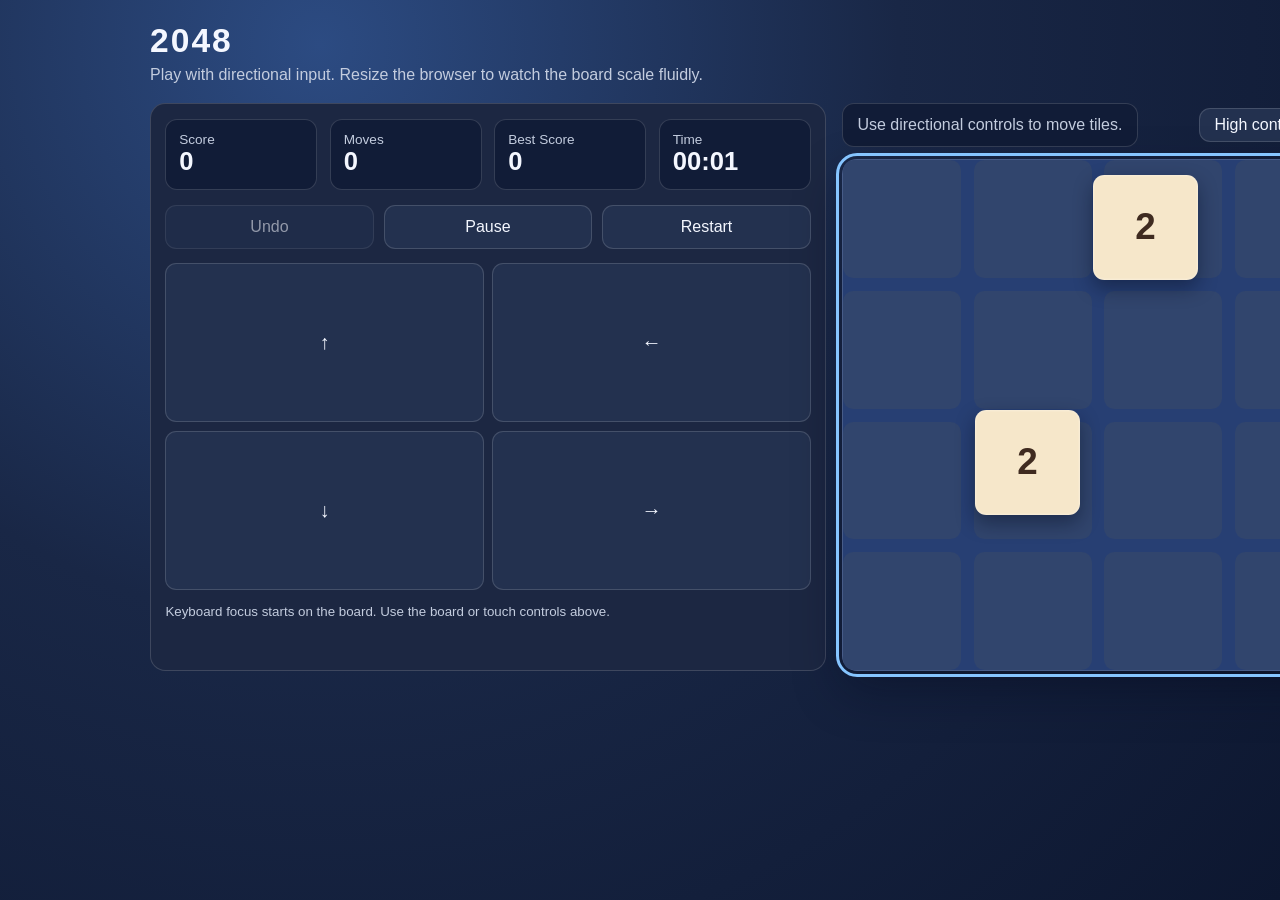
<file: Games/2048/index.html>
<!doctype html>
<html lang="en">
  <head>
    <meta charset="UTF-8" />
    <meta
      name="viewport"
      content="width=device-width, initial-scale=1.0, user-scalable=no"
    />
    <title>2048 — Responsive Board Shell</title>
    <link rel="stylesheet" href="styles.css" />
  </head>
  <body>
    <main class="page-shell">
      <header class="hero">
        <h1>2048</h1>
        <p>Play with directional input. Resize the browser to watch the board scale fluidly.</p>
      </header>

      <section class="workspace" aria-label="2048 gameplay">
        <div class="board-panel">
          <div class="status-row">
            <p class="status-chip" id="statusText" role="status" aria-live="polite">
              Ready — focus the board and press an arrow key.
            </p>
            <button id="contrastToggle" type="button" class="contrast-btn" aria-pressed="false">
              High contrast: Off
            </button>
          </div>

          <section
            id="gameBoard"
            class="game-board"
            role="grid"
            aria-label="2048 board"
            aria-rowcount="4"
            aria-colcount="4"
            tabindex="0"
          >
            <div class="board-grid" id="boardCells" aria-hidden="true"></div>
            <div class="board-tiles" id="boardTiles" aria-hidden="true"></div>
          </section>
        </div>

        <aside class="stats-panel" aria-label="Game information and controls">
          <div class="stat-row">
            <h2 class="sr-only">Game stats</h2>
            <p>
              <span>Score</span>
              <strong id="scoreValue">0</strong>
            </p>
            <p>
              <span>Moves</span>
              <strong id="moveValue">0</strong>
            </p>
            <p>
              <span>Best Score</span>
              <strong id="highScoreValue">0</strong>
            </p>
            <p>
              <span>Time</span>
              <strong id="timerValue">00:00</strong>
            </p>
          </div>
          <div class="button-stack">
            <button id="undoButton" type="button" class="action-btn">Undo</button>
            <button id="pauseButton" type="button" class="action-btn" aria-pressed="false">Pause</button>
            <button id="newGameButton" type="button" class="action-btn">Restart</button>
          </div>

          <p class="sr-only" aria-live="polite" id="ariaStatus">
            Game status.
          </p>

          <div class="control-grid" aria-label="Directional controls">
            <button type="button" class="dir-btn" data-dir="up" aria-label="Move up">↑</button>
            <button type="button" class="dir-btn" data-dir="left" aria-label="Move left">←</button>
            <button type="button" class="dir-btn" data-dir="down" aria-label="Move down">↓</button>
            <button type="button" class="dir-btn" data-dir="right" aria-label="Move right">→</button>
          </div>

          <small class="caption">
            Keyboard focus starts on the board. Use the board or touch controls above.
          </small>
        </aside>
      </section>
    </main>

    <script src="./engine.js"></script>
    <script src="./main.js"></script>
  </body>
</html>
</file>
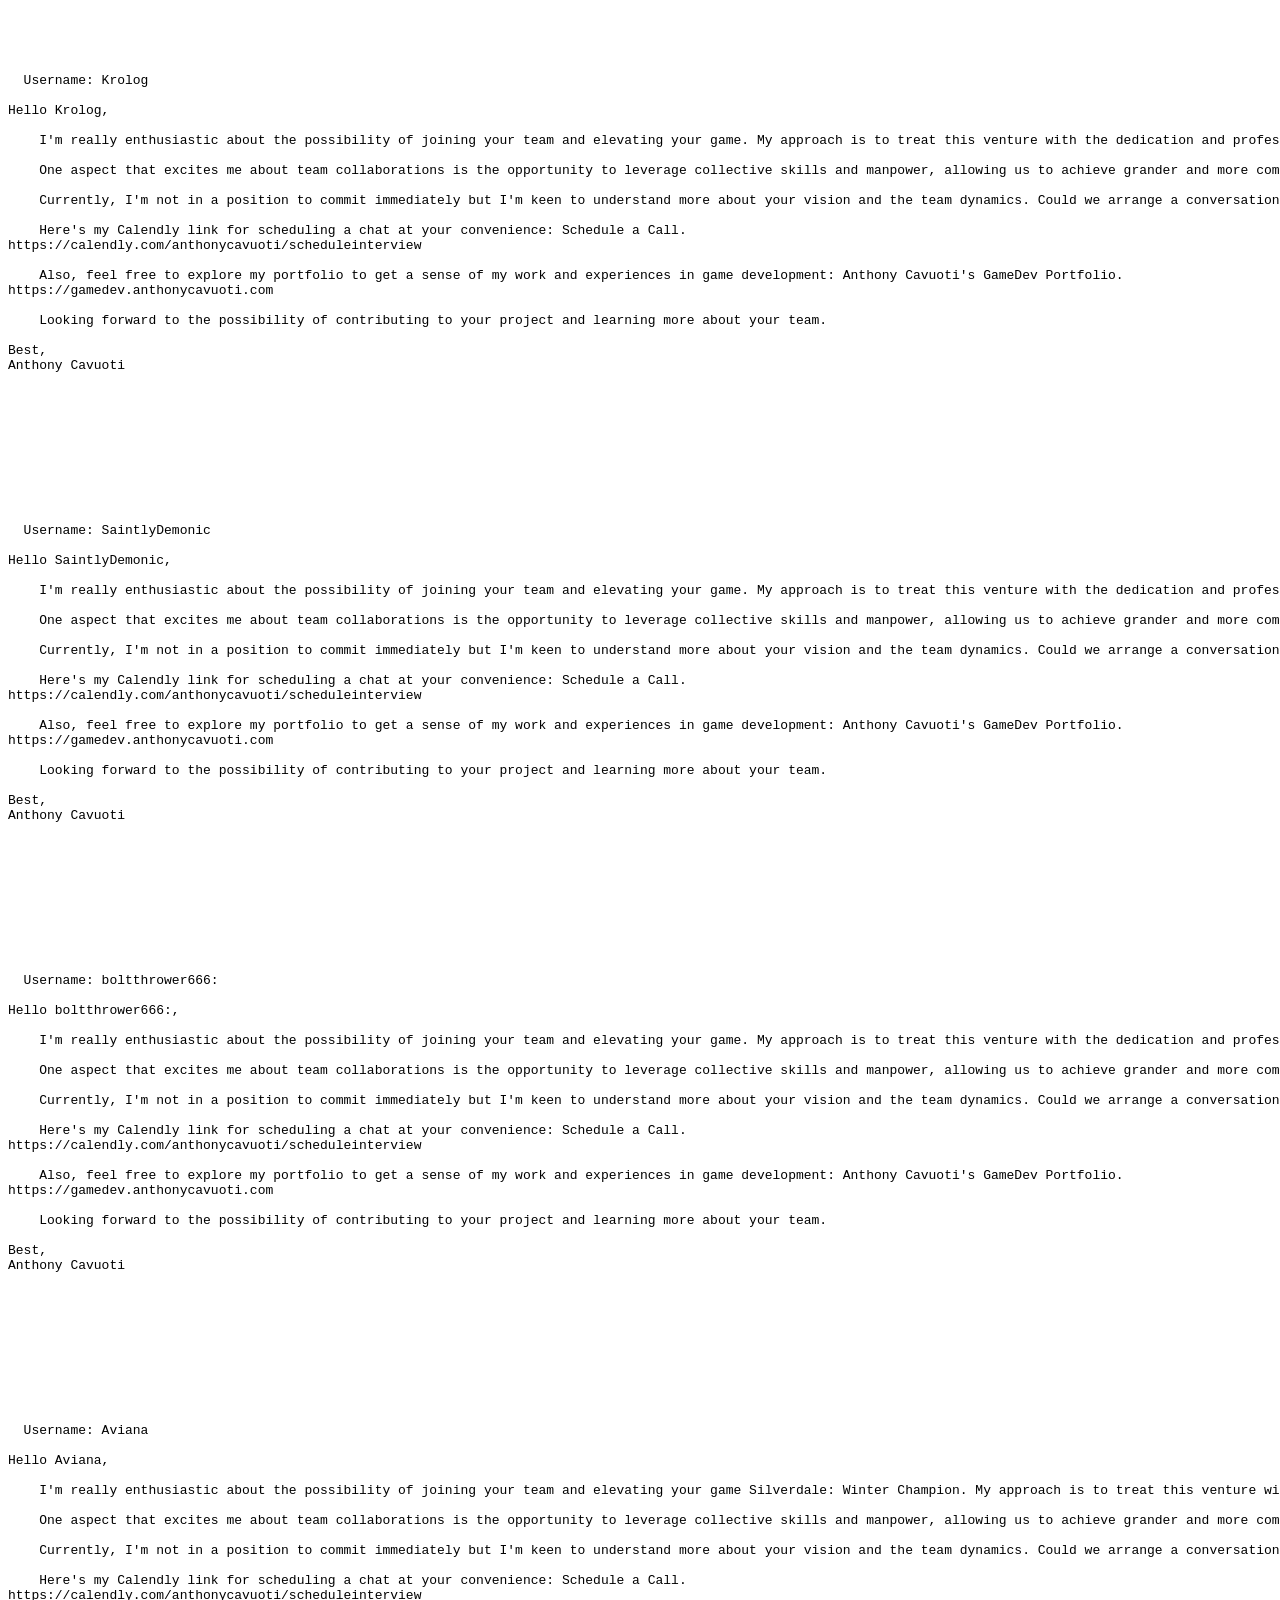
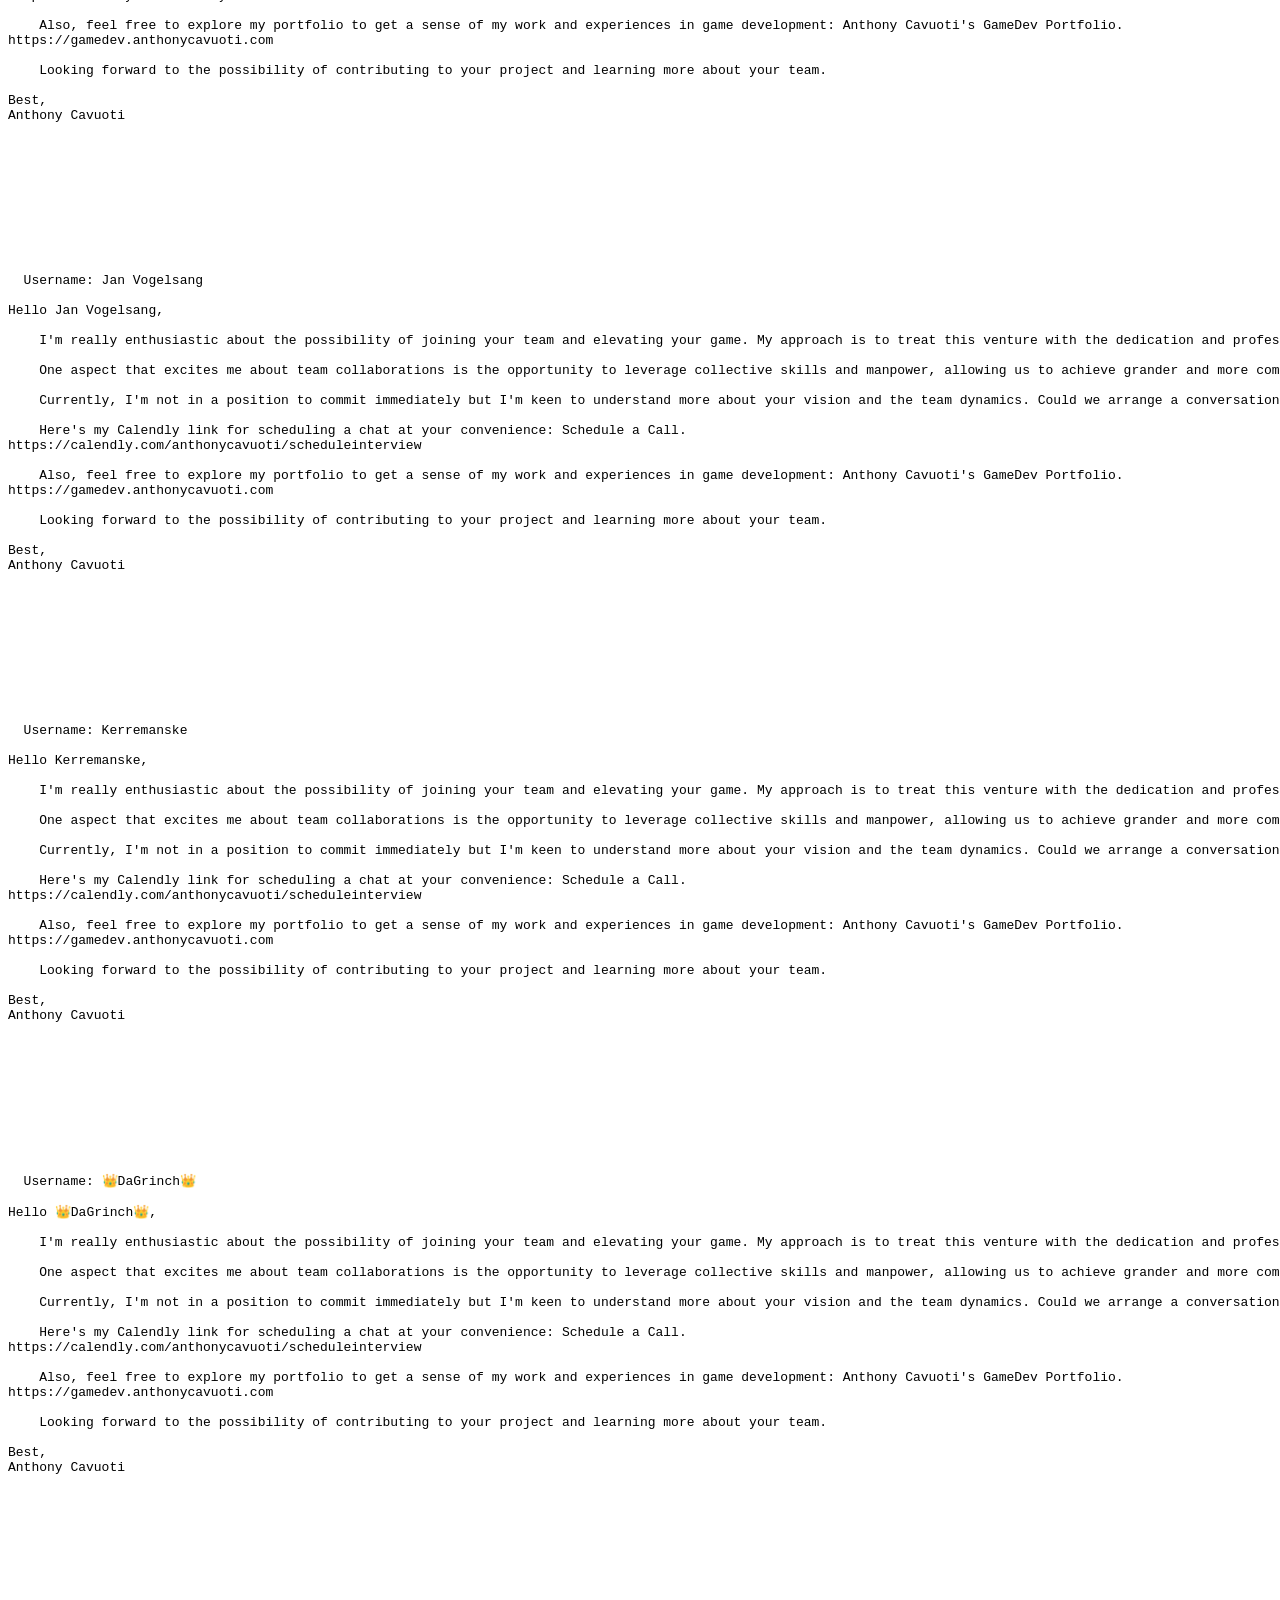
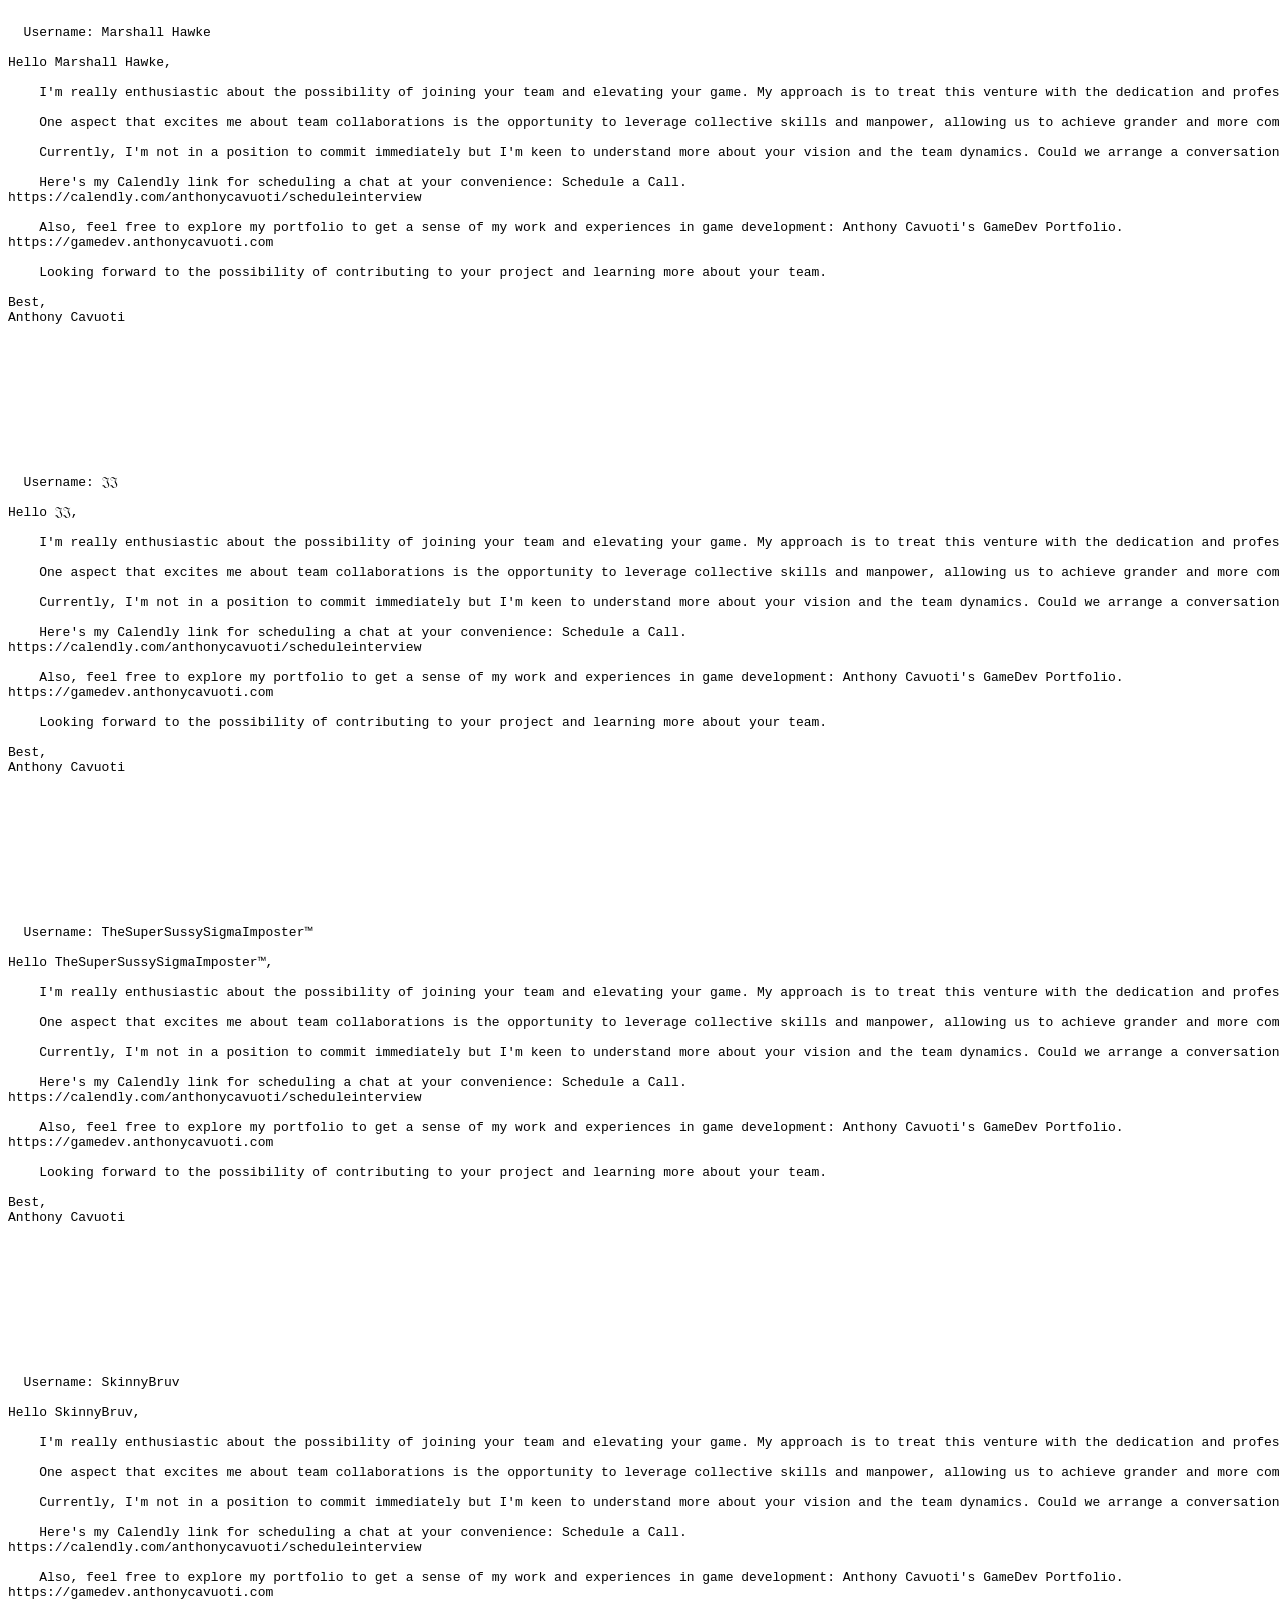
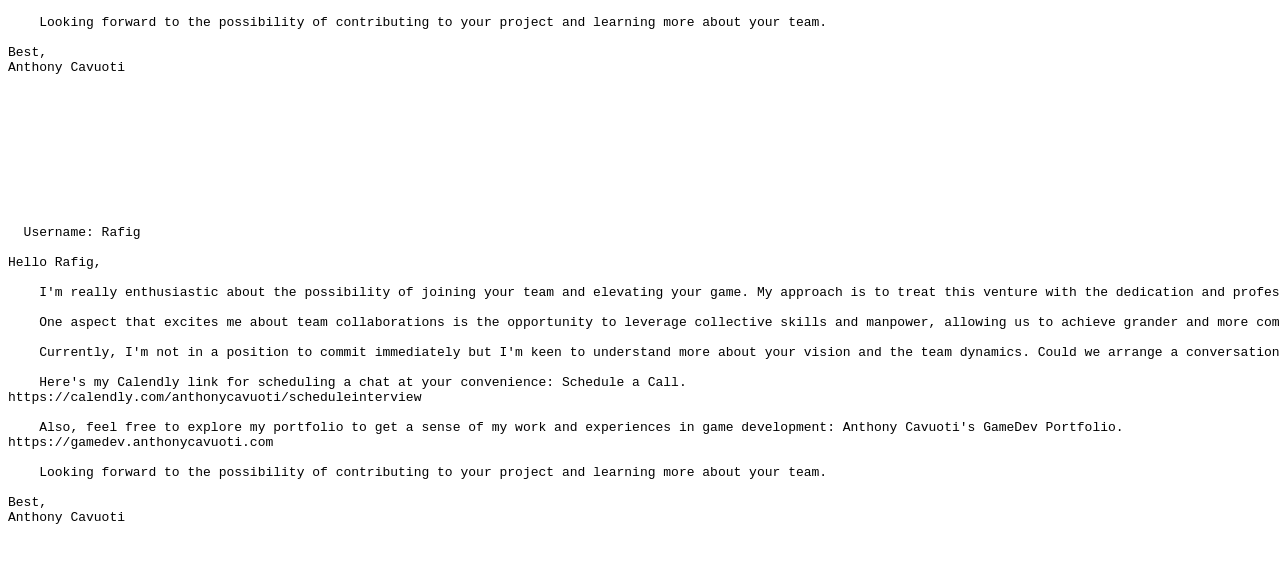
<file: Volunteer_Revenue_share/template/index.html>
<!DOCTYPE html>
<html lang="en">
  <head>
    <meta charset="UTF-8" />
    <meta name="viewport" content="width=device-width, initial-scale=1.0" />
    <title>Document</title>
  </head>
  <body>
    <pre id="result"></pre>
    <script src="index.js"></script>
  </body>
</html>
</file>
<file: Games/2048/styles.css>
*,
*::before,
*::after {
  box-sizing: border-box;
}

:root {
  --font-ui: "Poppins", "Avenir Next", "Trebuchet MS", sans-serif;
  --surface-1: #101828;
  --surface-2: #1c2742;
  --surface-3: #23314f;
  --surface-board: #273f73;
  --surface-elevated: #111c37;
  --line: rgba(255, 255, 255, 0.15);
  --text-bright: #f4f7ff;
  --text-soft: #c3ccde;
  --focus: #86c5ff;
  --focus-border: rgba(134, 197, 255, 0.7);

  --tile-empty: #31456d;
  --tile-2: #f6e7ca;
  --tile-4: #f5deab;
  --tile-8: #f0b86d;
  --tile-16: #ef9a44;
  --tile-32: #e67f42;
  --tile-64: #e15f2d;
  --tile-128: #dc4f84;
  --tile-256: #b23aa6;
  --tile-512: #7f3ac6;
  --tile-1024: #4b43cb;
  --tile-2048: #2d5fd1;
  --tile-4096: #2f2f6a;
  --tile-text-dark: #3f2b20;
  --tile-text-light: #f4f7ff;

  --bg-gradient: radial-gradient(circle at 25% 5%, #2c4b82 0%, #192746 45%, #0d1730 100%);

  --board-gutter: clamp(0.5rem, 1.7vw, 0.8rem);
  --board-padding: clamp(0.6rem, 1.3vw, 0.9rem);
  --board-size: clamp(17rem, min(92vw, min(92vh, 35rem)), 32rem);
  --tile-size: calc((var(--board-size) - (var(--board-padding) * 2) - (var(--board-gutter) * 5)) / 4);
  --tile-font-size: clamp(1rem, calc(var(--tile-size) * 0.36), 2.3rem);

  --shadow-soft: 0 1.2rem 3rem rgba(4, 11, 30, 0.4);
  --motion-fast: 140ms;
  --motion-medium: 190ms;
}

:root[data-high-contrast="true"] {
  --surface-1: #080b11;
  --surface-2: #0f1017;
  --surface-3: #171a23;
  --surface-board: #0d0f18;
  --surface-elevated: #0a0d17;
  --line: rgba(255, 255, 255, 0.3);
  --text-bright: #ffffff;
  --text-soft: #dde4f5;
  --focus: #f3ff64;
  --focus-border: rgba(243, 255, 100, 0.8);

  --tile-empty: #1f2742;
  --tile-2: #ffffff;
  --tile-4: #c5e0ff;
  --tile-8: #86d0ff;
  --tile-16: #57b4f6;
  --tile-32: #36a4f0;
  --tile-64: #0f8ce6;
  --tile-128: #0b5ec0;
  --tile-256: #114eb3;
  --tile-512: #1f3ca6;
  --tile-1024: #2b2682;
  --tile-2048: #381b5e;
  --tile-4096: #3f112f;
}

html,
body {
  margin: 0;
  min-height: 100%;
}

body {
  color: var(--text-bright);
  font-family: var(--font-ui);
  background: var(--bg-gradient);
  display: grid;
  place-items: center;
  padding: clamp(0.75rem, 2vw, 1.4rem);
}

.page-shell {
  width: min(980px, 100%);
  display: grid;
  gap: clamp(0.8rem, 2vw, 1.2rem);
}

.hero h1 {
  margin: 0;
  font-size: clamp(1.6rem, 4vw, 2.1rem);
  letter-spacing: 0.06em;
}

.hero p {
  margin: 0.35rem 0 0;
  color: var(--text-soft);
}

.workspace {
  width: 100%;
  display: grid;
  gap: 1rem;
}

.board-panel {
  display: grid;
  gap: 0.75rem;
}

.status-row {
  display: flex;
  flex-wrap: wrap;
  align-items: center;
  justify-content: space-between;
  gap: 0.7rem;
}

.status-chip {
  margin: 0;
  min-height: 2.75rem;
  min-width: 14rem;
  display: grid;
  place-items: center start;
  padding: 0.55rem 0.9rem;
  border-radius: 0.75rem;
  color: var(--text-soft);
  background: var(--surface-elevated);
  border: 1px solid var(--line);
}

.contrast-btn,
.action-btn,
.dir-btn {
  appearance: none;
  border: 1px solid var(--line);
  background: var(--surface-3);
  color: var(--text-bright);
  font: inherit;
  border-radius: 0.7rem;
  transition: transform var(--motion-fast) ease, border-color var(--motion-fast) ease;
}

.contrast-btn:focus-visible,
.action-btn:focus-visible,
.dir-btn:focus-visible {
  outline: 3px solid var(--focus);
  outline-offset: 2px;
}

.contrast-btn:hover,
.action-btn:hover,
.dir-btn:hover {
  border-color: var(--focus-border);
  transform: translateY(-1px);
}

.contrast-btn {
  padding: 0.45rem 0.9rem;
}

.game-board {
  position: relative;
  width: var(--board-size);
  max-width: 100%;
  aspect-ratio: 1 / 1;
  padding: var(--board-padding);
  border-radius: 0.95rem;
  background: var(--surface-board);
  box-shadow: var(--shadow-soft);
  border: 1px solid var(--line);
  touch-action: none;
}

.game-board.is-paused {
  opacity: 0.92;
}

.game-board:focus-visible {
  outline: 3px solid var(--focus);
  outline-offset: 3px;
}

.board-grid,
.board-tiles {
  position: absolute;
  inset: 0;
  display: grid;
  grid-template-columns: repeat(4, 1fr);
  grid-template-rows: repeat(4, 1fr);
  gap: var(--board-gutter);
}

.board-grid {
  pointer-events: none;
}

.board-cell {
  border-radius: 0.65rem;
  background: var(--tile-empty);
  border: 1px solid transparent;
}

.tile {
  --text-color: var(--tile-text-dark);
  --motion-dx: 0px;
  --motion-dy: 0px;
  position: absolute;
  top: calc(var(--row) * (var(--tile-size) + var(--board-gutter)) + var(--board-padding));
  left: calc(var(--col) * (var(--tile-size) + var(--board-gutter)) + var(--board-padding));
  width: var(--tile-size);
  height: var(--tile-size);
  border-radius: 0.7rem;
  display: grid;
  place-items: center;
  font-size: var(--tile-font-size);
  font-weight: 700;
  color: var(--text-color);
  border: 1px solid rgba(255, 255, 255, 0.2);
  transition:
    transform var(--motion-medium) cubic-bezier(0.24, 1.06, 0.39, 1.08),
    top var(--motion-medium) cubic-bezier(0.24, 1.06, 0.39, 1.08),
    left var(--motion-medium) cubic-bezier(0.24, 1.06, 0.39, 1.08);
  box-shadow: inset 0 0 0 1px rgba(255, 255, 255, 0.08), 0 0.5rem 1.2rem rgba(4, 13, 31, 0.42);
  transform-origin: center;
  transform: translate3d(var(--motion-dx), var(--motion-dy), 0);
  will-change: transform;
}

.tile.is-moving {
  transition:
    transform var(--motion-medium) cubic-bezier(0.2, 1.05, 0.33, 1),
    opacity var(--motion-fast) ease-out;
  z-index: 2;
}

.tile.is-new {
  animation: pop-in var(--motion-medium) cubic-bezier(0.34, 1.56, 0.64, 1);
}

.tile.is-merged {
  animation: pulse var(--motion-fast) ease-out;
}

.tile.is-merged::after {
  content: "";
  pointer-events: none;
  position: absolute;
  inset: 12%;
  border-radius: 0.7rem;
  border: 1px solid rgba(255, 255, 255, 0.42);
  opacity: 0;
  animation: ring var(--motion-medium) ease-out;
}

.tile-spark {
  position: absolute;
  inset: 50%;
  width: 0.45rem;
  height: 0.45rem;
  border-radius: 50%;
  background: currentColor;
  transform: translate(-50%, -50%) scale(0);
  opacity: 0.75;
  animation: tile-spark var(--motion-fast) cubic-bezier(0.1, 0.7, 0.2, 1);
  will-change: transform, opacity;
}

.game-board.is-merge-pulse {
  animation: board-pulse 260ms cubic-bezier(0.22, 1, 0.36, 1);
}

.tile[data-value="2"] {
  background: var(--tile-2);
}

.tile[data-value="4"] {
  background: var(--tile-4);
}

.tile[data-value="8"] {
  background: var(--tile-8);
  color: var(--text-color);
}

.tile[data-value="16"] {
  background: var(--tile-16);
  color: var(--tile-text-light);
}

.tile[data-value="32"] {
  background: var(--tile-32);
  color: var(--tile-text-light);
}

.tile[data-value="64"] {
  background: var(--tile-64);
  color: var(--tile-text-light);
}

.tile[data-value="128"] {
  background: var(--tile-128);
  color: var(--tile-text-light);
}

.tile[data-value="256"] {
  background: var(--tile-256);
  color: var(--tile-text-light);
}

.tile[data-value="512"] {
  background: var(--tile-512);
  color: var(--tile-text-light);
}

.tile[data-value="1024"] {
  background: var(--tile-1024);
  color: var(--tile-text-light);
}

.tile[data-value="2048"] {
  background: var(--tile-2048);
  color: var(--tile-text-light);
}

.tile[data-value="4096"],
.tile[data-value="8192"],
.tile[data-value="16384"] {
  background: var(--tile-4096);
  color: var(--tile-text-light);
}

.stats-panel {
  background: var(--surface-2);
  border: 1px solid var(--line);
  border-radius: 0.95rem;
  padding: 0.9rem;
  min-height: 100%;
  display: grid;
  gap: 0.9rem;
  align-content: start;
}

.stat-row {
  display: grid;
  grid-template-columns: repeat(auto-fit, minmax(8rem, 1fr));
  gap: 0.8rem;
}

.stat-row p {
  margin: 0;
  padding: 0.8rem;
  border-radius: 0.75rem;
  background: var(--surface-elevated);
  color: var(--text-soft);
  border: 1px solid var(--line);
  position: relative;
  overflow: hidden;
}

.stat-row p span {
  display: block;
  font-size: 0.85rem;
}

.stat-row p strong {
  font-size: 1.6rem;
  color: var(--text-bright);
}

.button-stack {
  display: grid;
  grid-template-columns: repeat(3, minmax(0, 1fr));
  gap: 0.65rem;
}

.action-btn {
  padding: 0.75rem 0.65rem;
}

.action-btn:disabled {
  opacity: 0.55;
  pointer-events: none;
}

.control-grid {
  display: grid;
  grid-template-columns: repeat(2, minmax(0, 1fr));
  gap: 0.55rem;
  margin-top: auto;
}

.dir-btn {
  width: 100%;
  aspect-ratio: 2 / 1;
  display: grid;
  place-items: center;
  font-size: 1.25rem;
  font-weight: 700;
}

.caption {
  margin: 0;
  color: var(--text-soft);
}

.sr-only {
  border: 0;
  clip: rect(0 0 0 0);
  clip-path: inset(50%);
  height: 1px;
  margin: -1px;
  overflow: hidden;
  padding: 0;
  position: absolute;
  width: 1px;
  white-space: nowrap;
}

.score-pop {
  position: absolute;
  right: 0.65rem;
  top: 0.35rem;
  color: var(--focus);
  font-weight: 800;
  font-size: 0.94rem;
  pointer-events: none;
  animation: score-pop var(--motion-medium) cubic-bezier(0.2, 1, 0.3, 1);
}

@media (min-width: 860px) {
  .workspace {
    grid-template-columns: minmax(300px, 1fr) minmax(250px, 18rem);
    align-items: start;
  }

  .board-panel {
    order: 1;
    justify-self: start;
  }
}

@media (orientation: landscape) and (max-width: 900px) {
  :root {
    --board-size: min(88vh, 32rem);
  }

  .workspace {
    grid-template-columns: 1fr 1fr;
  }
}

@media (max-width: 859px) {
  :root {
    --board-size: clamp(16.8rem, 88vw, 31.5rem);
    --board-padding: 0.55rem;
  }
}

@media (max-width: 430px) {
  :root {
    --board-size: min(88vw, 24.7rem);
    --board-padding: 0.4rem;
    --board-gutter: 0.45rem;
  }

  .dir-btn {
    aspect-ratio: 1.9 / 1;
    font-size: 1.1rem;
  }
}

@media (prefers-reduced-motion: reduce) {
  .tile,
  .tile.is-merged,
  .tile.is-new,
  .tile.is-moving,
  .score-pop,
  .tile-spark,
  .game-board {
    animation: none !important;
    transition: none !important;
  }

  .game-board.is-merge-pulse {
    animation: none !important;
  }

  .tile {
    transform: none !important;
  }
}

@keyframes pop-in {
  0% {
    transform: scale(0.85);
  }

  100% {
    transform: scale(1);
  }
}

@keyframes pulse {
  0% {
    transform: scale(1);
  }

  40% {
    transform: scale(1.05);
  }

  100% {
    transform: scale(1);
  }
}

@keyframes score-pop {
  0% {
    opacity: 0;
    transform: translateY(0.25rem) scale(0.95);
  }

  20% {
    opacity: 1;
    transform: translateY(0) scale(1);
  }

  100% {
    opacity: 0;
    transform: translateY(-0.7rem) scale(1.06);
  }
}

@keyframes tile-spark {
  0% {
    transform: translate(-50%, -50%) scale(0.3);
    opacity: 0.9;
  }

  100% {
    transform: translate3d(
      calc(-50% + var(--spark-x)),
      calc(-50% + var(--spark-y)),
      0
    ) scale(0.05);
    opacity: 0;
  }
}

@keyframes ring {
  0% {
    opacity: 0.75;
    transform: scale(0.86);
  }

  100% {
    opacity: 0;
    transform: scale(1.2);
  }
}

@keyframes board-pulse {
  0% {
    transform: scale(1);
    box-shadow: var(--shadow-soft);
  }

  60% {
    transform: scale(1.005);
    box-shadow: 0 1rem 2.2rem rgba(4, 13, 31, 0.5);
  }

  100% {
    transform: scale(1);
    box-shadow: var(--shadow-soft);
  }
}
</file>
